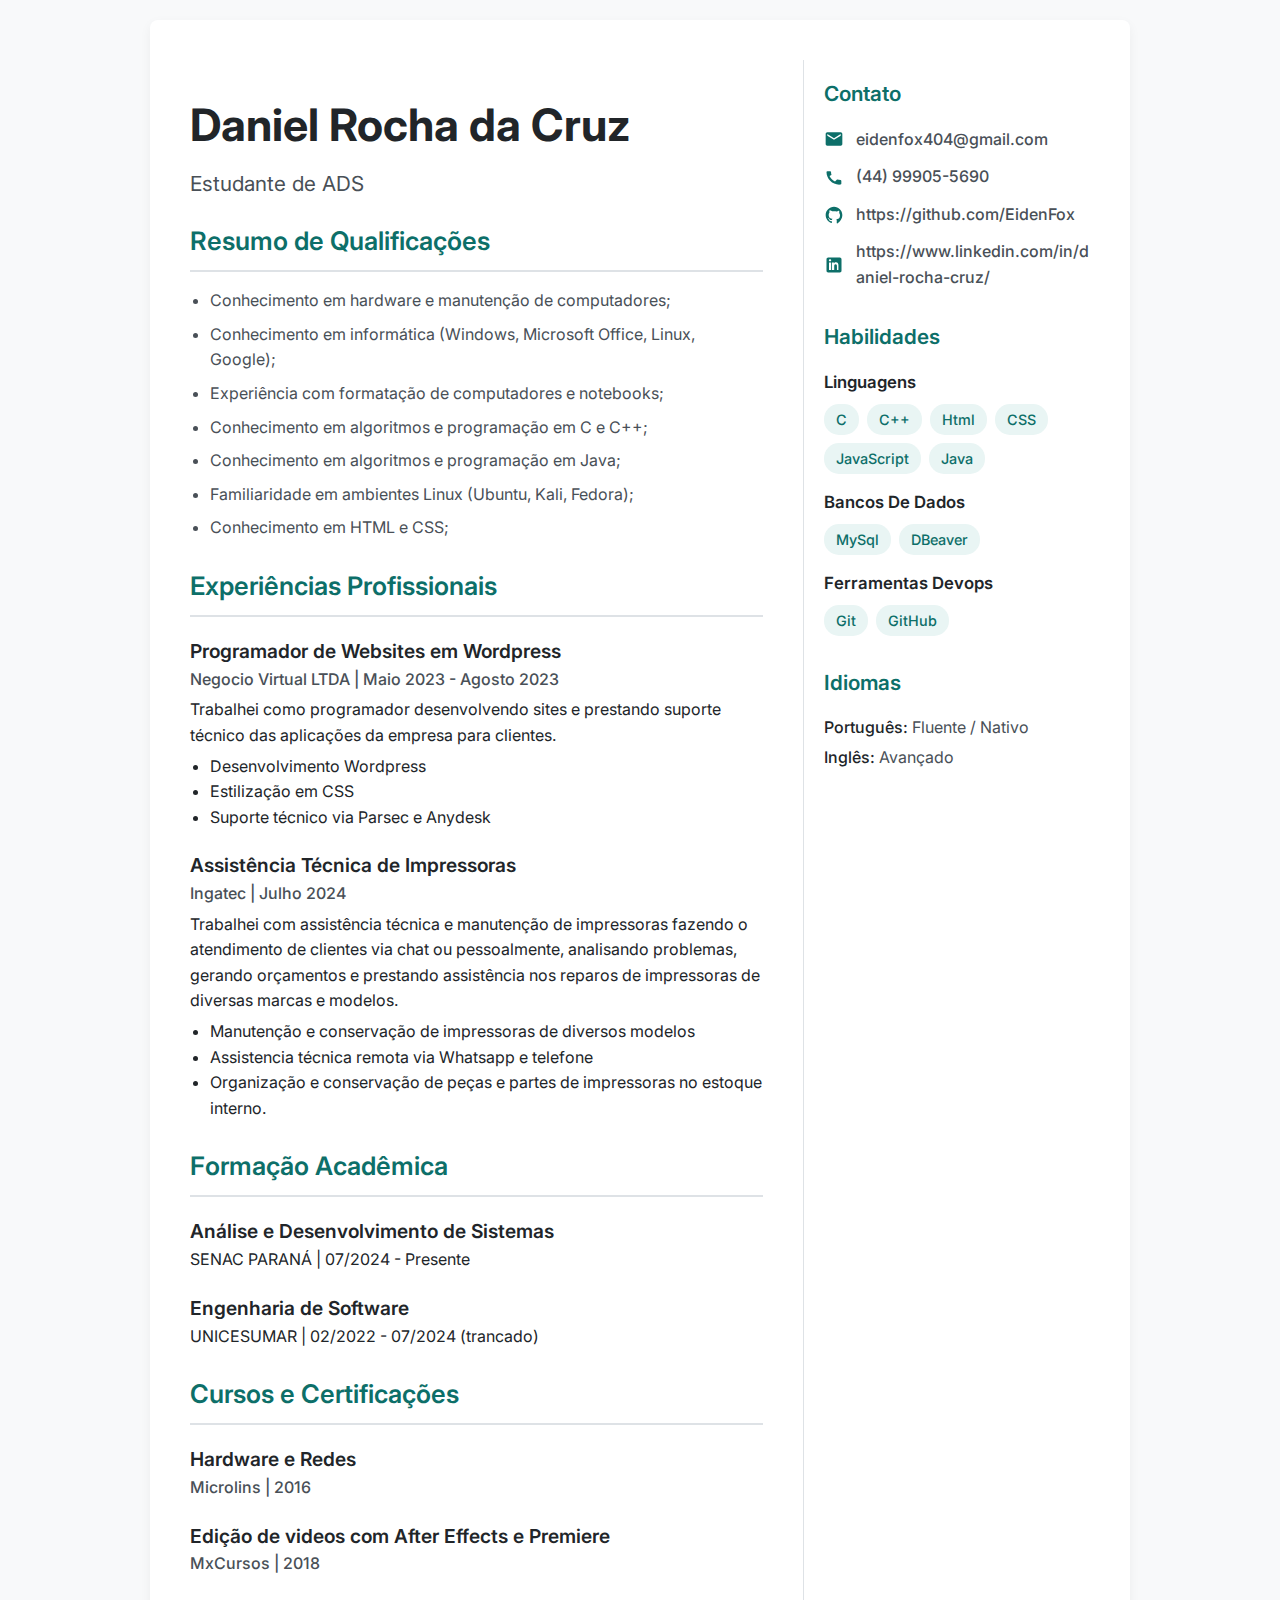
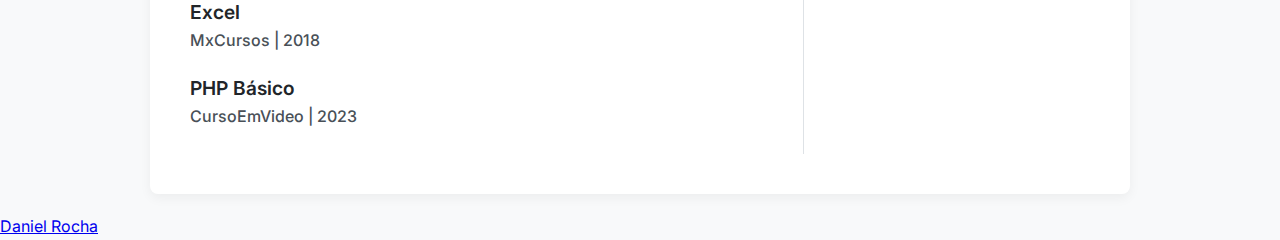
<file: index.html>
<!DOCTYPE html>
<html lang="pt-br">
<head>
    <meta charset="UTF-8">
    <meta name="viewport" content="width=device-width, initial-scale=1.0">
    <title>Daniel Rocha</title>
    
    <link rel="preconnect" href="https://fonts.googleapis.com">
    <link rel="preconnect" href="https://fonts.gstatic.com" crossorigin>
    <link href="https://fonts.googleapis.com/css2?family=Inter:wght@300;400;500;600;700&display=swap" rel="stylesheet">
    
    <link rel="stylesheet" href="style.css">
    <script src="https://platform.linkedin.com/badges/js/profile.js" async defer type="text/javascript"></script>
    <script src="script.js" defer></script>
</head>
<body>

    <div id="curriculo-container">
        
        <div class="curriculo-grid">
            
            <main class="coluna-principal">
                
                <section class="secao-cabecalho">
                    <h1 id="nome">Carregando...</h1>
                    <p id="titulo" class="subtitulo"></p>
                </section>
                
                <section class="secao">
                    <h2>Resumo de Qualificações</h2>
                    <ul id="qualificacoes" class="lista-topicos">
                        </ul>
                </section>
                
                <section class="secao">
                    <h2>Experiências Profissionais</h2>
                    <div id="experiencias">
                        </div>
                </section>
        
                <section class="secao">
                    <h2>Formação Acadêmica</h2>
                    <div id="formacao">
                        </div>
                </section>
        
                <section class="secao">
                    <h2>Cursos e Certificações</h2>
                    <div id="cursos">
                        </div>
                </section>
            </main>
            
            <aside class="coluna-lateral">
                
                <section class="secao-lateral">
                    <h2>Contato</h2>
                    <ul id="contato-lista" class="lista-contato">
                        </ul>
                </section>

                <section class="secao-lateral">
                    <h2>Habilidades</h2>
                    <div id="habilidades-container">
                        </div>
                </section>
                
                <section class="secao-lateral">
                    <h2>Idiomas</h2>
                    <ul id="idiomas" class="lista-simples">
                        </ul>
                </section>
            </aside>
            
        </div> </div>
    <div class="badge-base LI-profile-badge" data-locale="pt_BR" data-size="medium" data-theme="light" data-type="VERTICAL" data-vanity="daniel-rocha-cruz" data-version="v1"><a class="badge-base__link LI-simple-link" href="https://br.linkedin.com/in/daniel-rocha-cruz?trk=profile-badge">Daniel Rocha</a></div>
              
</body>
</html>
</file>
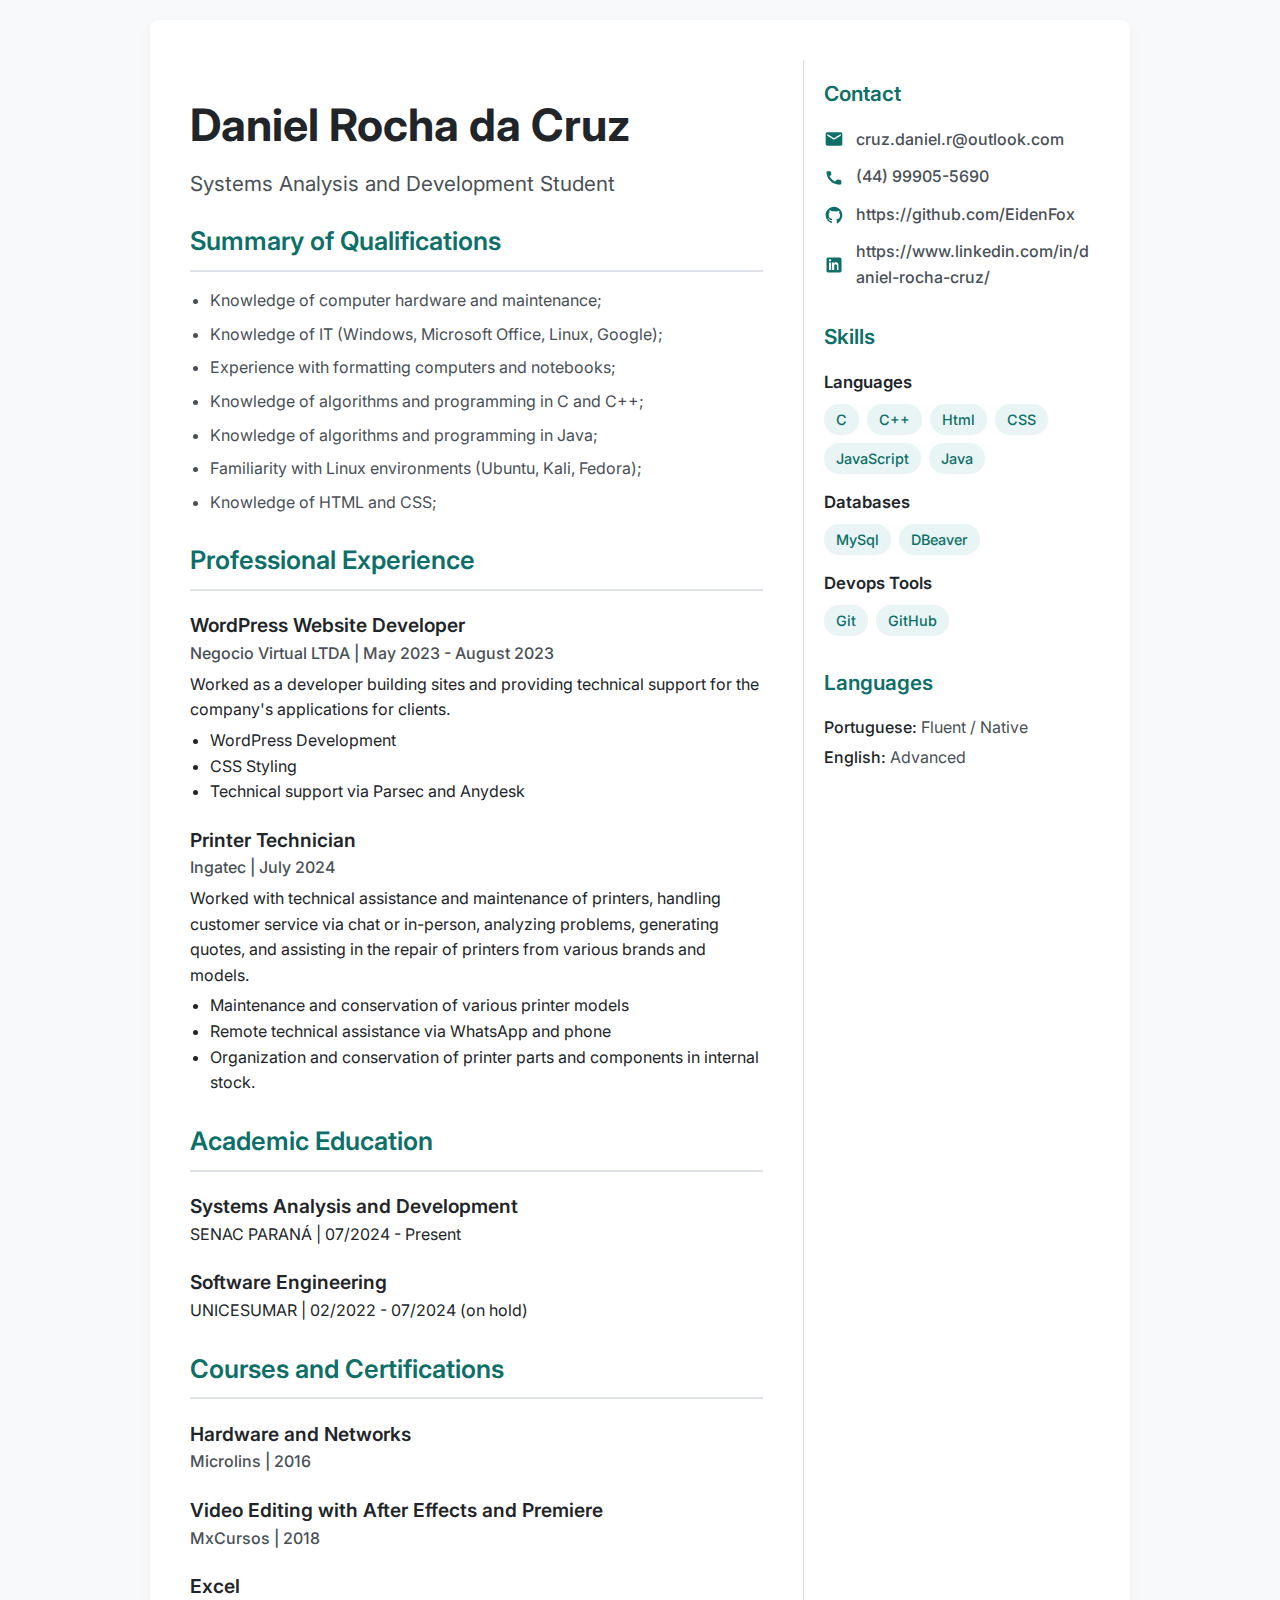
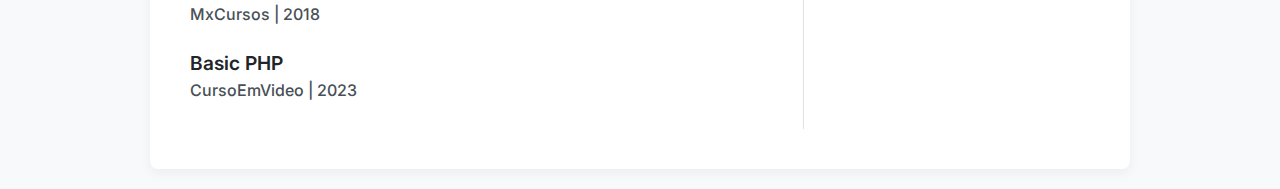
<file: en/index.html>
<!DOCTYPE html>
<html lang="en">
<head>
    <meta charset="UTF-8">
    <meta name="viewport" content="width=device-width, initial-scale=1.0">
    <title>Resume</title>
    
    <link rel="preconnect" href="https://fonts.googleapis.com">
    <link rel="preconnect" href="https://fonts.gstatic.com" crossorigin>
    <link href="https://fonts.googleapis.com/css2?family=Inter:wght@300;400;500;600;700&display=swap" rel="stylesheet">
    
    <link rel="stylesheet" href="style.css">

    <script src="script.js" defer></script>
</head>
<body>

    <div id="curriculo-container">
        
        <div class="curriculo-grid">
            
            <main class="coluna-principal">
                
                <section class="secao-cabecalho">
                    <h1 id="nome">Loading...</h1>
                    <p id="titulo" class="subtitulo"></p>
                </section>
                
                <section class="secao">
                    <h2>Summary of Qualifications</h2>
                    <ul id="qualificacoes" class="lista-topicos">
                        </ul>
                </section>
                
                <section class="secao">
                    <h2>Professional Experience</h2>
                    <div id="experiencias">
                        </div>
                </section>
        
                <section class="secao">
                    <h2>Academic Education</h2>
                    <div id="formacao">
                        </div>
                </section>
        
                <section class="secao">
                    <h2>Courses and Certifications</h2>
                    <div id="cursos">
                        </div>
                </section>
            </main>
            
            <aside class="coluna-lateral">
                
                <section class="secao-lateral">
                    <h2>Contact</h2>
                    <ul id="contato-lista" class="lista-contato">
                        </ul>
                </section>

                <section class="secao-lateral">
                    <h2>Skills</h2>
                    <div id="habilidades-container">
                        </div>
                </section>
                
                <section class="secao-lateral">
                    <h2>Languages</h2>
                    <ul id="idiomas" class="lista-simples">
                        </ul>
                </section>
            </aside>
            
        </div> </div> </body>
</html>
</file>
<file: style.css>
:root {
    --cor-principal: #0D6F69;
    --cor-principal-clara: #e9f5f4;
    --cor-texto-principal: #212529;
    --cor-texto-secundaria: #495057;
    --cor-fundo: #f8f9fa;
    --cor-fundo-card: #ffffff;
    --cor-borda: #dee2e6;
}

body {
    font-family: 'Inter', sans-serif;
    line-height: 1.6;
    background-color: var(--cor-fundo);
    color: var(--cor-texto-principal);
    margin: 0;
    padding: 0;
}

#curriculo-container {
    max-width: 900px;
    margin: 20px auto;
    padding: 40px;
    background-color: var(--cor-fundo-card);
    border-radius: 8px;
    box-shadow: 0 4px 12px rgba(0, 0, 0, 0.05);
}

.curriculo-grid {
    display: grid;
    grid-template-columns: 2fr 1fr;
    gap: 40px;
}

.secao-cabecalho {
    margin-bottom: 20px;
}

#nome {
    font-size: 2.8em;
    font-weight: 700;
    color: var(--cor-texto-principal);
    margin-bottom: 0px;
}
.subtitulo {
    font-size: 1.3em;
    font-weight: 400;
    color: var(--cor-texto-secundaria);
    margin-top: 5px;
}

.secao {
    margin-bottom: 25px;
}

.secao h2 {
    font-size: 1.6em;
    font-weight: 600;
    color: var(--cor-principal);
    margin-bottom: 15px;
    padding-bottom: 8px;
    border-bottom: 2px solid var(--cor-borda);
}

.lista-topicos {
    padding-left: 20px;
}
.lista-topicos li {
    margin-bottom: 8px;
    color: var(--cor-texto-secundaria);
}

.item-experiencia, .item-formacao, .item-curso {
    margin-bottom: 20px;
}
.item-experiencia h3, .item-formacao h3, .item-curso h3 {
    font-size: 1.2em;
    font-weight: 600;
    margin-bottom: 0;
}
.item-experiencia .empresa-periodo, 
.item-formacao .instituicao-periodo,
.item-curso .org-ano {
    font-size: 1em;
    font-weight: 500;
    color: var(--cor-texto-secundaria);
    margin-bottom: 5px;
}
.item-experiencia p {
    margin: 5px 0;
}
.item-experiencia ul {
    padding-left: 20px;
    margin-top: 5px;
}

.coluna-lateral {
    padding-left: 20px;
    border-left: 1px solid var(--cor-borda);
}

.secao-lateral {
    margin-bottom: 30px;
}

.secao-lateral h2 {
    font-size: 1.3em;
    font-weight: 600;
    color: var(--cor-principal);
    margin-bottom: 15px;
}

.secao-oculta {
    display: none !important;
}

.lista-contato {
    list-style-type: none;
    padding-left: 0;
}
.lista-contato li {
    display: flex;
    align-items: center;
    margin-bottom: 12px;
}
.lista-contato li i {
    width: 20px;
    text-align: center;
    margin-right: 12px;
    color: var(--cor-principal);
    font-size: 1.1em;
}
.lista-contato li img {
    width: 20px;
    height: 20px;
    text-align: center;
    margin-right: 12px;
    fill: var(--cor-principal);
}
.lista-contato li a, .lista-contato li span {
    text-decoration: none;
    color: var(--cor-texto-secundaria);
    font-weight: 500;
    word-break: break-all;
}
.lista-contato li a:hover {
    color: var(--cor-principal);
    text-decoration: underline;
}

.habilidade-categoria {
    margin-bottom: 15px;
}
.habilidade-categoria strong {
    font-weight: 600;
    color: var(--cor-texto-principal);
    font-size: 1.05em;
    display: block;
}
.habilidade-tags-container {
    display: flex;
    flex-wrap: wrap;
    gap: 8px;
    margin-top: 8px;
}
.habilidade-tag {
    background-color: var(--cor-principal-clara);
    color: var(--cor-principal);
    padding: 4px 12px;
    border-radius: 15px;
    font-size: 0.9em;
    font-weight: 500;
}

.lista-simples {
    padding-left: 0;
    list-style-type: none;
}
.lista-simples li {
    margin-bottom: 5px;
    color: var(--cor-texto-secundaria);
}
.lista-simples li strong {
    color: var(--cor-texto-principal);
    font-weight: 500;
}

@media print {
    body {
        background-color: var(--cor-fundo-card);
    }
    
    #curriculo-container {
        box-shadow: none;
        border: none;
        margin: 0;
        padding: 0;
        max-width: 100%;
    }
    
    .curriculo-grid {
        display: block;
    }
    
    .coluna-lateral {
        border-left: none;
        padding-left: 0;
    }

    .secao-oculta {
        display: none !important;
    }
    
    .secao-lateral,
    .item-experiencia,
    .item-formacao,
    .item-curso,
    .habilidade-categoria {
        page-break-inside: avoid;
    }

    .secao h2,
    .secao-lateral h2 {
        page-break-after: avoid;
    }
}
</file>
<file: en/style.css>
:root {
    --cor-principal: #0D6F69;
    --cor-principal-clara: #e9f5f4;
    --cor-texto-principal: #212529;
    --cor-texto-secundaria: #495057;
    --cor-fundo: #f8f9fa;
    --cor-fundo-card: #ffffff;
    --cor-borda: #dee2e6;
}

body {
    font-family: 'Inter', sans-serif;
    line-height: 1.6;
    background-color: var(--cor-fundo);
    color: var(--cor-texto-principal);
    margin: 0;
    padding: 0;
}

#curriculo-container {
    max-width: 900px;
    margin: 20px auto;
    padding: 40px;
    background-color: var(--cor-fundo-card);
    border-radius: 8px;
    box-shadow: 0 4px 12px rgba(0, 0, 0, 0.05);
}

.curriculo-grid {
    display: grid;
    grid-template-columns: 2fr 1fr;
    gap: 40px;
}

.secao-cabecalho {
    margin-bottom: 20px;
}

#nome {
    font-size: 2.8em;
    font-weight: 700;
    color: var(--cor-texto-principal);
    margin-bottom: 0px;
}
.subtitulo {
    font-size: 1.3em;
    font-weight: 400;
    color: var(--cor-texto-secundaria);
    margin-top: 5px;
}

.secao {
    margin-bottom: 25px;
}

.secao h2 {
    font-size: 1.6em;
    font-weight: 600;
    color: var(--cor-principal);
    margin-bottom: 15px;
    padding-bottom: 8px;
    border-bottom: 2px solid var(--cor-borda);
}

.lista-topicos {
    padding-left: 20px;
}
.lista-topicos li {
    margin-bottom: 8px;
    color: var(--cor-texto-secundaria);
}

.item-experiencia, .item-formacao, .item-curso {
    margin-bottom: 20px;
}
.item-experiencia h3, .item-formacao h3, .item-curso h3 {
    font-size: 1.2em;
    font-weight: 600;
    margin-bottom: 0;
}
.item-experiencia .empresa-periodo, 
.item-formacao .instituicao-periodo,
.item-curso .org-ano {
    font-size: 1em;
    font-weight: 500;
    color: var(--cor-texto-secundaria);
    margin-bottom: 5px;
}
.item-experiencia p {
    margin: 5px 0;
}
.item-experiencia ul {
    padding-left: 20px;
    margin-top: 5px;
}

.coluna-lateral {
    padding-left: 20px;
    border-left: 1px solid var(--cor-borda);
}

.secao-lateral {
    margin-bottom: 30px;
}

.secao-lateral h2 {
    font-size: 1.3em;
    font-weight: 600;
    color: var(--cor-principal);
    margin-bottom: 15px;
}

.secao-oculta {
    display: none !important;
}

.lista-contato {
    list-style-type: none;
    padding-left: 0;
}
.lista-contato li {
    display: flex;
    align-items: center;
    margin-bottom: 12px;
}
.lista-contato li i {
    width: 20px;
    text-align: center;
    margin-right: 12px;
    color: var(--cor-principal);
    font-size: 1.1em;
}
.lista-contato li img {
    width: 20px;
    height: 20px;
    text-align: center;
    margin-right: 12px;
    fill: var(--cor-principal);
}
.lista-contato li a, .lista-contato li span {
    text-decoration: none;
    color: var(--cor-texto-secundaria);
    font-weight: 500;
    word-break: break-all;
}
.lista-contato li a:hover {
    color: var(--cor-principal);
    text-decoration: underline;
}

.habilidade-categoria {
    margin-bottom: 15px;
}
.habilidade-categoria strong {
    font-weight: 600;
    color: var(--cor-texto-principal);
    font-size: 1.05em;
    display: block;
}
.habilidade-tags-container {
    display: flex;
    flex-wrap: wrap;
    gap: 8px;
    margin-top: 8px;
}
.habilidade-tag {
    background-color: var(--cor-principal-clara);
    color: var(--cor-principal);
    padding: 4px 12px;
    border-radius: 15px;
    font-size: 0.9em;
    font-weight: 500;
}

.lista-simples {
    padding-left: 0;
    list-style-type: none;
}
.lista-simples li {
    margin-bottom: 5px;
    color: var(--cor-texto-secundaria);
}
.lista-simples li strong {
    color: var(--cor-texto-principal);
    font-weight: 500;
}

@media print {
    body {
        background-color: var(--cor-fundo-card);
    }
    
    #curriculo-container {
        box-shadow: none;
        border: none;
        margin: 0;
        padding: 0;
        max-width: 100%;
    }
    
    .curriculo-grid {
        display: block;
    }
    
    .coluna-lateral {
        border-left: none;
        padding-left: 0;
    }

    .secao-oculta {
        display: none !important;
    }
    
    .secao-lateral,
    .item-experiencia,
    .item-formacao,
    .item-curso,
    .habilidade-categoria {
        page-break-inside: avoid;
    }

    .secao h2,
    .secao-lateral h2 {
        page-break-after: avoid;
    }
}
</file>
